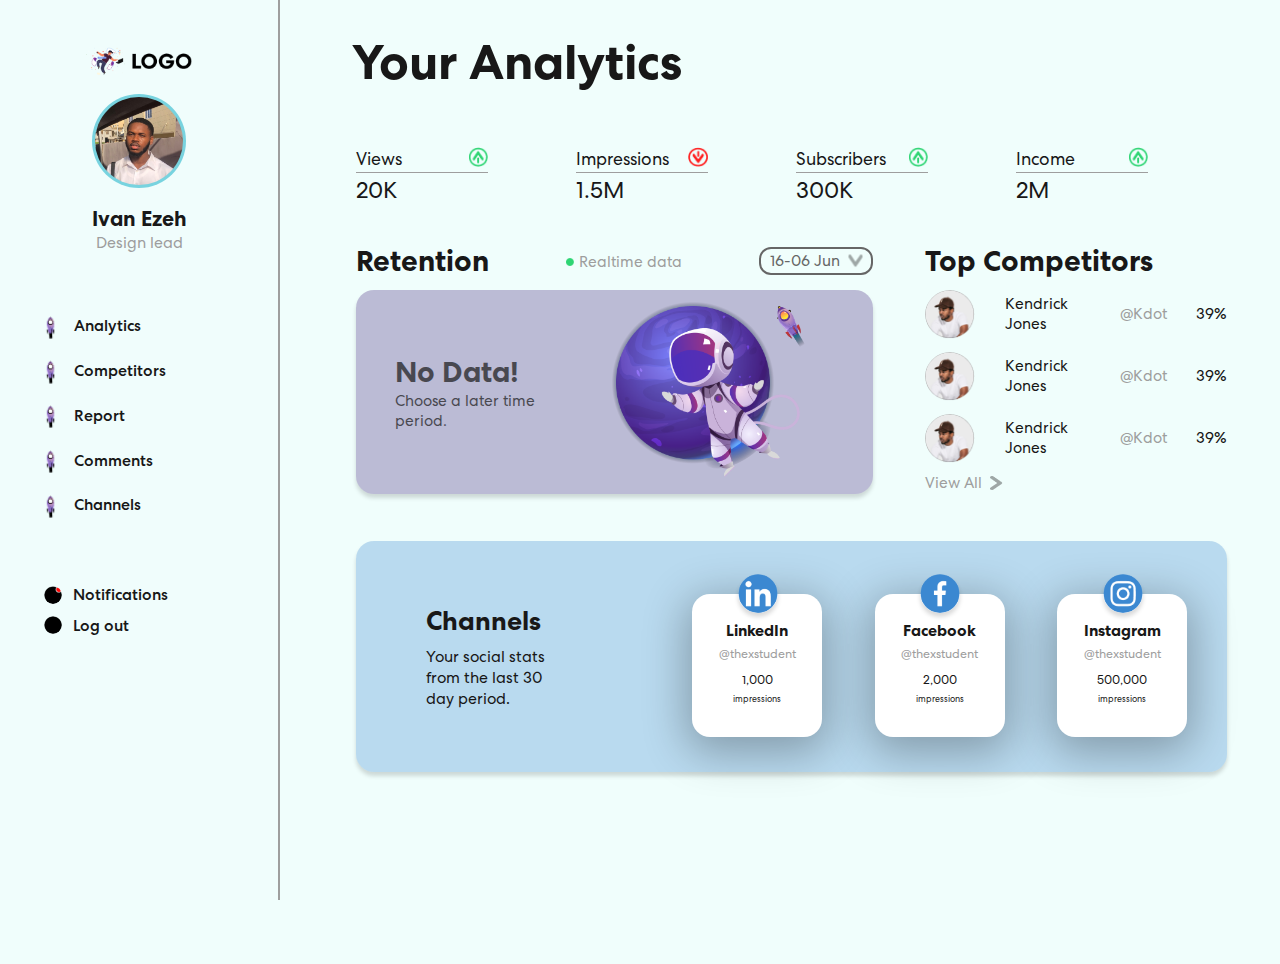
<file: Analytics/index.html>
<html lang="en">
  <head>
    <meta charset="UTF-8" />
    <meta name="viewport" content="width=device-width, initial-scale=1.0" />
    <title>Analytics</title>
    <link rel="stylesheet" href="stylish/index.css" />
  </head>
  <body>
    <div class="mainBody">
      <section class="navigation">
        <div class="container">
          <div class="logo"><img src="./resources/Logogogogo.png" alt=""></div>
          <div class="topNav">
            <div class="profilepic">
              <img
                class="ivanface"
                src="./resources/img/Ivan Face.jpeg"
                alt="ivan head"
              />
            </div>
            <div class="profileDetails">
              <span class="Name">Ivan Ezeh</span>
              <span class="Role">Design lead</span>
            </div>
          </div>
          <div class="middleNav">
            <ul>
              <li>
                <span
                  ><img
                    src="./resources/tiny rocket.png"
                    class="ivanhead"
                  />Analytics</span
                >
                <div class=""></div>
              </li>
              <li>
                <span
                  ><img
                    src="./resources/tiny rocket.png"
                    class="ivanhead"
                  />Competitors</span
                >
                <div class=""></div>
              </li>
              <li>
                <span
                  ><img
                    src="./resources/tiny rocket.png"
                    class="ivanhead"
                  />Report</span
                >
                <div class=""></div>
              </li>
              <li>
                <span
                  ><img
                    src="./resources/tiny rocket.png"
                    class="ivanhead"
                  />Comments</span
                >
                <div class=""></div>
              </li>
              <li>
                <span
                  ><img
                    src="./resources/tiny rocket.png"
                    class="ivanhead"
                  />Channels</span
                >
                <div class=""></div>
              </li>
            </ul>
          </div>
          <div class="bottomNav">
            <ul>
              <li>
                <span
                  ><img
                    src="./resources/notification circle.png"
                    class="ivanhead"
                  />Notifications</span
                >
              </li>
              <li>
                <span
                  ><img
                    src="./resources/black circle.png"
                    class="ivanhead"
                  />Log out</span
                >
              </li>
            </ul>
          </div>
        </div>
      </section>

      <section class="dashboard">
        <div class="container">
          <div class="titleBlock">
            <h1>Your Analytics</h1>
          </div>

          <div class="contain">
            <div class="statBlock">
              <div class="block">
                <div class="ho">
                  <span>Views</span
                  ><img
                    src="./resources/green arrow.png"
                    class="arrow"
                    alt="hm"
                  />
                </div>
                <div class="hm">20K</div>
              </div>
              <div class="block">
                <div class="ho">
                  <span>Impressions</span
                  ><img
                    src="./resources/red arrow.png"
                    class="arrow"
                    alt="hm"
                  />
                </div>
                <div class="hm">1.5M</div>
              </div>
              <div class="block">
                <div class="ho">
                  <span>Subscribers</span
                  ><img
                    src="./resources/green arrow.png"
                    class="arrow"
                    alt="hm"
                  />
                </div>
                <div class="hm">300K</div>
              </div>
              <div class="block">
                <div class="ho">
                  <span>Income</span
                  ><img
                    src="./resources/green arrow.png"
                    class="arrow"
                    alt="hm"
                  />
                </div>
                <div class="hm">2M</div>
              </div>
            </div>

            <div class="extraDataBlock">
              <section class="retention">
                <div class="head">
                  <h2>Retention</h2>
                  <span><img src="./resources/green circle.png"/> Realtime data</span>
                  <div class="timeperiod">16-06 Jun<img src="./resources/View all arrow.png" /></div>
                </div>
                <div class="megan">
                  <div class="left">
                    <h2>No Data!</h2>
                    <span>Choose a later time period.</span>
                  </div>
                  <div class="right">
                    <img src="./resources/astronaut.png" alt="takeoff" />
                  </div>
                </div>
              </section>
              <section class="Competitors">
                <h2 class="Top">Top Competitors</h2>
                <ul class="competi">
                  <li>
                    <img
                      class="picpic"
                      src="./resources/Kendrick little head.png"
                      alt="kdot"
                    />
                    <span class="bold">Kendrick Jones</span>
                    <span class="hollow">@Kdot</span>
                    <span class="bold">39%</span>
                  </li>
                  <li>
                    <img
                      class="picpic"
                      src="./resources/Kendrick little head.png"
                      alt="kdot"
                    />
                    <span class="bold">Kendrick Jones</span>
                    <span class="hollow">@Kdot</span>
                    <span class="bold">39%</span>
                  </li>
                  <li>
                    <img
                      class="picpic"
                      src="./resources/Kendrick little head.png"
                      alt="kdot"
                    />
                    <span class="bold">Kendrick Jones</span>
                    <span class="hollow">@Kdot</span>
                    <span class="bold">39%</span>
                  </li>
                </ul>
                <span class="hollo hollow">View All <img src="./resources/View all arrow.png" /></span>
              </section>
            </div>

            <div class="socialStatsBlock">
              <div class="doubleC">
                <h2>Channels</h2>
                <span>Your social stats from the last 30 day period.</span>
              </div>
              <div class="themstats">
                <ul>
                  <li>
                    <div class="card">
                      <img
                        src="./resources/LinkedIn.png"
                        alt="social image"
                      />
                      <h4>LinkedIn</h4>
                      <span class="hollow">@thexstudent</span>
                      <span class="figure">1,000</span>
                      <span class="tiny">impressions</span>
                    </div>
                  </li>
                  <li>
                    <div class="card">
                      <img
                        src="./resources/facebook.png"
                        alt="social image"
                      />
                      <h4>Facebook</h4>
                      <span class="hollow">@thexstudent</span>
                      <span class="figure">2,000</span>
                      <span class="tiny">impressions</span>
                    </div>
                  </li>
                  <li>
                    <div class="card">
                      <img
                        src="./resources/instagram.png"
                        alt="social image"
                      />
                      <h4>Instagram</h4>
                      <span class="hollow">@thexstudent</span>
                      <span class="figure">500,000</span>
                      <span class="tiny">impressions</span>
                    </div>
                  </li>
                </ul>
              </div>
            </div>
          </div>
        </div>
      </section>
    </div>
  </body>
</html>
</file>
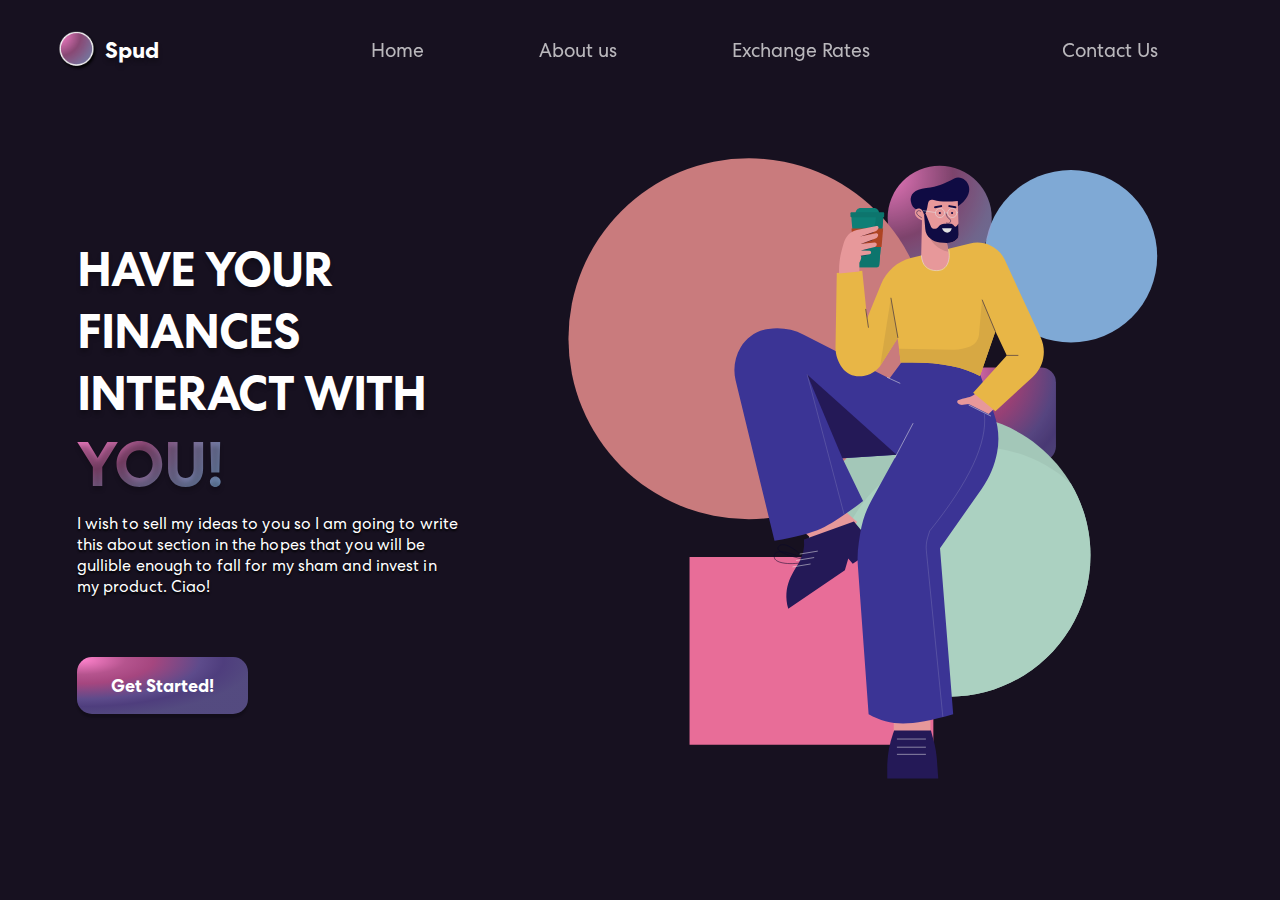
<file: camp.html>
<html lang="en">
  <head>
    <meta charset="UTF-8" />
    <meta http-equiv="X-UA-Compatible" content="IE=edge" />
    <meta name="viewport" content="width=device-width, initial-scale=1.0" />
    <title>Camp</title>
    <link rel="stylesheet" href="styles/camp.css" />
  </head>
  <body>
    <nav class="navigate">
      <div class="container">
        <div class="logo-container">
          <span class="in-cont">
            <img src="resources/Ellipse 1.png" alt="circle logo" />
            Spud
          </span>
        </div>
        <svg
        class="bubble-open"
          width="49"
          height="16"
          viewBox="0 0 49 16"
          fill="none"
          xmlns="http://www.w3.org/2000/svg"
        >
          <rect width="44" height="2.5" rx="1.5" fill="#D9D9D9" />
          <rect y="13" width="44" height="2.5" rx="1.5" fill="#D9D9D9" />
        </svg>
        <div id="nav-bubble" class="nav-bubbleClose">
          <div class="innerbubble">
            <svg
            class="bubble-close"
              width="44"
              height="33"
              viewBox="0 0 49 37"
              fill="none"
              xmlns="http://www.w3.org/2000/svg"
            >
              <rect
                x="8.01123"
                width="49"
                height="3"
                rx="1.5"
                transform="rotate(42.0982 8.01123 0)"
                fill="#D9D9D9"
              />
              <rect
                x="6.22681"
                y="34.8887"
                width="49"
                height="3"
                rx="1.5"
                transform="rotate(-45.3915 6.22681 34.8887)"
                fill="#D9D9D9"
              />
            </svg>
            <div class="nav-options">
              <ul class="nav-guys">
                <li><a><span> Home </span></a></li>
                <li><a><span> About us </span></a></li>
                <li><a><span> Exchange Rates </span></a></li>
              </ul>
            </div>
            <span class="contact-us">Contact Us</span>
          </div>
        </div>
      </div>
    </nav>

    <section class="Body-section">
      <div class="container">
        <div class="left">
          <h1>
            HAVE YOUR FINANCES INTERACT WITH <br><span class="you">YOU!</span>
          </h1>
          <p class="about">
            I wish to sell my ideas to you so
            I am going to write this about section in the hopes that you will be
            gullible enough to fall for my sham and invest in my product.
            Ciao!
          </p>
          <button class="booton">Get Started!</button>
        </div>
        <div class="right">
          <svg class="mainlogo" width="704" height="704" viewBox="0 0 704 704" fill="none" xmlns="http://www.w3.org/2000/svg">
            <rect x="429" y="234" width="100" height="100" rx="16" fill="url(#paint0_radial_2_185)"/>
            <circle cx="545" cy="115.5" r="92" fill="#8BBAE9"/>
            <circle cx="405" cy="74.5" r="55.5" fill="url(#paint1_radial_2_185)"/>
            <circle cx="201.5" cy="203.5" r="192.5" fill="#DD8788"/>
            <path d="M415.107 585.277C498.343 585.277 565.819 517.801 565.819 434.565C565.819 351.329 498.343 283.853 415.107 283.853C331.87 283.853 264.394 351.329 264.394 434.565C264.394 517.801 331.87 585.277 415.107 585.277Z" fill="#B3DBC9"/>
            <path fill-rule="evenodd" clip-rule="evenodd" d="M443.407 318.687C482.522 318.687 518.172 333.612 544.98 358.054C558.244 380.47 565.819 406.63 565.819 434.565C565.819 517.806 498.348 585.277 415.107 585.277C375.992 585.277 340.342 570.353 313.533 545.91C300.27 523.494 292.695 497.334 292.695 469.399C292.695 386.158 360.166 318.687 443.407 318.687Z" fill="#BCE6D3"/>
            <path d="M398.239 436.198H138.181V636.416H398.239V436.198Z" fill="#FF77A5"/>
            <path d="M286.394 432.976L316.976 399.01L288.681 373.534L258.099 407.501L286.394 432.976Z" fill="#FEA7A8"/>
            <path d="M259.576 435.816C246.195 424.032 237.479 420.391 233.348 424.887C229.217 429.383 239.693 434.377 264.677 439.881C239.371 428.472 227.361 427.521 228.684 437.071C229.323 441.645 240.94 445.719 262.685 441.625" stroke="#09072B" stroke-width="0.5632"/>
            <path fill-rule="evenodd" clip-rule="evenodd" d="M313.529 398.522L260.217 417.523C261.075 425.993 259.415 434.003 255.221 441.492C248.921 452.734 236.744 467.179 243.486 491.555L303.862 450.525L307.489 437.85L312.232 443.501L337.295 426.845L313.529 398.522Z" fill="#261A5E"/>
            <path d="M274.968 429.983L255.682 433.152" stroke="white" stroke-width="0.5632"/>
            <path d="M271.13 436.843L251.862 440.034" stroke="white" stroke-width="0.5632"/>
            <path d="M267.292 443.703L248.024 446.894" stroke="white" stroke-width="0.5632"/>
            <path d="M395.162 598.344H355.991V636.416H395.162V598.344Z" fill="#FEA7A8"/>
            <path fill-rule="evenodd" clip-rule="evenodd" d="M356.414 621.435L355.287 624.617C351.148 636.303 349.036 648.581 349.036 660.971V672.573H403.441L402.061 652.918C401.554 645.85 400.372 638.838 398.513 631.967L395.641 621.435H356.414Z" fill="#261A5E"/>
            <path d="M359.371 646.751H390.29" stroke="white" stroke-width="0.5632"/>
            <path d="M359.371 639.147H390.29" stroke="white" stroke-width="0.5632"/>
            <path d="M359.371 630.446H390.29" stroke="white" stroke-width="0.5632"/>
            <path fill-rule="evenodd" clip-rule="evenodd" d="M448.195 241.591L463.148 283.943C467.766 297.066 468.836 311.174 466.245 324.832C463.626 338.574 458.135 351.612 450.109 363.073L405.335 427.053L419.415 603.954C396.408 610.543 378.583 613.838 365.939 613.838C353.295 613.838 341.046 610.543 329.19 603.954L317.701 445.357C317.11 437.021 317.448 428.658 318.771 420.407L320.292 410.776C322.263 398.358 326.374 386.361 332.457 375.351L359.012 327.169L301.256 330.802L323.277 376.505C304.212 391.233 289.372 400.976 278.7 405.792C268.027 410.579 251.384 414.972 228.8 418.971L187.348 247.927C184.42 235.846 186.391 223.118 192.783 212.502C199.119 201.998 209.792 194.845 221.929 193.043L222.464 192.959C235.277 191.044 248.371 193.184 259.917 199.069L351.437 245.843L365.911 226.384C387.82 216.979 403.533 213.149 413.051 214.895C422.569 216.669 434.284 225.54 448.195 241.591Z" fill="#3F38A2"/>
            <path fill-rule="evenodd" clip-rule="evenodd" d="M263.662 241.535L301.256 330.802L359.012 327.113L263.662 241.535Z" fill="#261A5E"/>
            <path d="M376.668 293.518L357.013 330.802" stroke="white" stroke-width="0.5632"/>
            <path d="M348.79 244.576L362.926 251.081" stroke="white" stroke-width="0.5632"/>
            <path d="M435.832 274.116L459.628 285.887" stroke="white" stroke-width="0.5632"/>
            <path opacity="0.3" d="M408.376 606.77L390.776 429.559C390.298 424.8 390.776 419.984 392.184 415.423L394.325 408.495C436.508 356.174 455.967 314.553 452.672 283.662" stroke="white" stroke-width="0.5632"/>
            <path opacity="0.3" d="M303.058 390.811L263.662 241.535" stroke="white" stroke-width="0.5632"/>
            <path fill-rule="evenodd" clip-rule="evenodd" d="M474.44 267.182L457.262 283.656L435.832 273.039L429.975 273.969C427.948 274.278 425.892 273.687 424.371 272.335C423.526 271.603 423.442 270.308 424.202 269.463C424.399 269.238 424.653 269.041 424.934 268.928L425.498 268.675C427.863 267.689 430.313 266.957 432.847 266.534L434.452 266.253C437.972 265.661 441.183 263.944 443.633 261.381L453.432 251.046L474.44 267.182Z" fill="#FEA7A8"/>
            <path fill-rule="evenodd" clip-rule="evenodd" d="M355.041 127.452C349.522 132.324 345.213 138.435 342.454 145.249L327.613 181.688L322.404 130.803L295.229 133.366L293.878 212.157C293.737 220.211 296.3 228.096 301.171 234.545C305.846 240.74 313.336 244.091 321.08 243.443L322.038 243.359C330.458 242.655 338.033 238.036 342.51 230.884L360.166 202.724L363.433 228.913C400.717 227.533 428.905 232.32 447.969 243.302L464.443 195.515L476.58 221.225L440.704 261.071L464.415 280.783L504.261 244.288C509.949 239.078 513.864 232.179 515.384 224.604C516.905 217.029 515.976 209.172 512.737 202.161L474.299 119.032C471.201 112.302 465.766 106.924 459.008 103.882C452.221 100.813 444.618 100.109 437.381 101.883L374.246 117.343C367.15 119.117 360.532 122.58 355.041 127.452Z" fill="#FFC84B"/>
            <path fill-rule="evenodd" clip-rule="evenodd" d="M450.222 161.807L467.231 201.513L464.415 195.543L447.941 243.331C429.074 232.461 401.252 227.645 364.531 228.884L363.405 228.913L361.603 214.438L361.715 214.1L419.697 215.086C425.807 215.199 431.862 214.044 437.522 211.763C442.788 209.623 446.421 204.695 446.927 199.035L450.222 161.807Z" fill="#ECB947"/>
            <path fill-rule="evenodd" clip-rule="evenodd" d="M310.935 71.6954H344.671V76.1447L340.475 125.199C340.391 126.326 339.433 127.199 338.307 127.199H317.3C316.173 127.199 315.216 126.326 315.131 125.199L310.935 76.1447V71.6954Z" fill="#0E8B80"/>
            <path fill-rule="evenodd" clip-rule="evenodd" d="M344.671 72.2305V76.1447L340.475 125.199C340.391 126.326 339.433 127.199 338.307 127.199H317.3C316.173 127.199 315.216 126.326 315.131 125.199L313.442 105.403C315.272 103.15 317.469 101.235 320.059 99.7428L320.594 99.433C331.802 93.2097 337.237 84.3111 336.927 72.7373L336.899 72.2305H344.671Z" fill="#0C8076"/>
            <path fill-rule="evenodd" clip-rule="evenodd" d="M320.735 64.064H334.871C337.885 64.064 340.306 66.514 340.306 69.4989H315.272C315.3 66.514 317.75 64.064 320.735 64.064Z" fill="#0E8B80"/>
            <path fill-rule="evenodd" clip-rule="evenodd" d="M310.935 68.4288H344.671C345.262 68.4288 345.769 68.9076 345.769 69.5271V72.7936C345.769 73.385 345.291 73.8919 344.671 73.8919H310.935C310.344 73.8919 309.837 73.4132 309.837 72.7936V69.5271C309.865 68.9076 310.344 68.4288 310.935 68.4288Z" fill="#0C8076"/>
            <path fill-rule="evenodd" clip-rule="evenodd" d="M310.935 85.9162H344.671L343.01 105.628H312.625L310.935 85.9162Z" fill="#BF4A24"/>
            <path d="M334.21 89.8326L316.91 95.4633" stroke="#0F0B47" stroke-width="0.5632"/>
            <path d="M333.525 97.7714L318.589 103.046" stroke="#0F0B47" stroke-width="0.5632"/>
            <path d="M330.367 106.944L319.806 109.659" stroke="#0F0B47" stroke-width="0.5632"/>
            <path d="M326.849 113.917L319.554 115.137" stroke="#0F0B47" stroke-width="0.5632"/>
            <path fill-rule="evenodd" clip-rule="evenodd" d="M300.92 107.361L302.664 101.314C303.648 97.9499 305.381 94.8684 307.762 92.2906C310.109 89.7653 313.21 88.04 316.612 87.3437L337.655 83.1285C338.615 82.9321 339.536 83.5707 339.719 84.5059C339.786 84.7921 339.767 85.096 339.67 85.3794C339.109 87.1667 337.718 88.5875 335.936 89.1613L320.105 94.4641L337.058 91.0494C338.105 90.8352 339.118 91.5188 339.318 92.5413C339.367 92.7402 339.354 92.9428 339.341 93.1454C339.135 94.7601 338.055 96.0991 336.524 96.6578L320.563 102.297L335.673 100.759C336.776 100.642 337.758 101.441 337.874 102.544C337.878 102.607 337.882 102.67 337.9 102.757C337.902 104.057 337.013 105.22 335.733 105.537L320.874 109.368L330.18 109.718C331.116 109.763 331.843 110.514 331.861 111.446C331.893 112.403 331.198 113.227 330.273 113.371L320.689 114.905C321.816 116.238 321.348 118.751 319.315 122.494L319.318 131.792L297.696 133.935L297.693 130.1C297.711 122.416 298.791 114.769 300.92 107.361Z" fill="#FEA7A8"/>
            <path fill-rule="evenodd" clip-rule="evenodd" d="M380.998 65.8944C377.196 64.4864 374.943 61.4451 374.211 56.8269C373.141 49.8714 377.618 44.0986 390.6 42.6061C403.582 41.1136 409.298 38.1005 420.534 32.4403C431.77 26.7802 448.582 46.2106 423.688 62.7405C407.102 73.7792 395.303 79.2704 388.319 79.2422L380.998 65.8944Z" fill="#0F0B47"/>
            <path fill-rule="evenodd" clip-rule="evenodd" d="M424.308 56.5171C413.438 57.6435 404.905 57.3056 398.738 55.5315C389.474 52.8845 394.514 64.4864 388.404 71.8643C387.474 66.6266 385.334 64.1485 381.983 64.4583C376.971 64.937 376.548 74.0608 386.123 77.1021L385.278 114.386C385.081 123.228 392.093 130.578 400.935 130.775C401.047 130.775 401.188 130.775 401.301 130.775C408.96 130.775 415.184 124.552 415.184 116.892C415.184 116.132 415.127 115.343 414.987 114.583L412.762 101.32L415.55 101.01C418.056 100.728 420.421 99.7427 422.393 98.1658C424.308 96.6733 425.378 94.336 425.321 91.9143L424.308 56.5171Z" fill="#FEA7A8"/>
            <path d="M405.159 70.4C405.765 70.4 406.257 69.9083 406.257 69.3018C406.257 68.6952 405.765 68.2035 405.159 68.2035C404.552 68.2035 404.061 68.6952 404.061 69.3018C404.061 69.9083 404.552 70.4 405.159 70.4Z" fill="#0F0B47"/>
            <path fill-rule="evenodd" clip-rule="evenodd" d="M406.341 60.9383L399.808 62.2336C399.273 62.3463 398.907 62.8531 399.02 63.4163C399.02 63.4163 399.02 63.4163 399.02 63.4445C399.133 64.0077 399.668 64.3456 400.231 64.233L406.792 62.9658C407.327 62.8531 407.693 62.3463 407.581 61.7831C407.581 61.7831 407.581 61.7831 407.581 61.7549C407.44 61.1917 406.905 60.8256 406.341 60.9383Z" fill="#0F0B47"/>
            <path d="M418.225 70.4C418.832 70.4 419.323 69.9083 419.323 69.3018C419.323 68.6952 418.832 68.2035 418.225 68.2035C417.618 68.2035 417.127 68.6952 417.127 69.3018C417.127 69.9083 417.618 70.4 418.225 70.4Z" fill="#0F0B47"/>
            <path fill-rule="evenodd" clip-rule="evenodd" d="M415.465 60.9383L422.027 62.2055C422.562 62.3181 422.928 62.825 422.815 63.3882C422.815 63.3882 422.815 63.3882 422.815 63.4164C422.702 63.9796 422.167 64.3175 421.604 64.2048L415.043 62.9376C414.508 62.825 414.142 62.3181 414.254 61.7549C414.254 61.7549 414.254 61.7549 414.254 61.7268C414.367 61.1917 414.902 60.8256 415.465 60.9383Z" fill="#0F0B47"/>
            <path fill-rule="evenodd" clip-rule="evenodd" d="M390.6 86.7328L419.52 92.9562C420.928 94.5332 422.167 96.0256 423.209 97.4055C422.956 97.6871 422.674 97.9405 422.365 98.194C420.506 99.6583 418.281 100.616 415.944 100.982L415.493 101.038L412.706 101.348L414.283 110.781C402.455 108.303 394.599 100.447 390.713 87.2679L390.6 86.7328Z" fill="#E19394"/>
            <path fill-rule="evenodd" clip-rule="evenodd" d="M389.924 69.5271L395.641 83.776C396.232 85.2685 397.668 86.2541 399.273 86.2541C400.963 86.2541 402.54 85.4938 403.582 84.1703L404.117 83.4944C405.497 81.7485 407.609 80.7347 409.833 80.7347H416.451C417.887 80.7347 419.239 81.4387 420.055 82.6215L420.731 83.5789C421.069 84.0858 421.773 84.2266 422.28 83.8605C422.9 83.4381 423.406 82.9031 423.829 82.2835L424.955 80.5376L425.265 91.9424C425.321 94.2797 424.336 96.4762 422.59 97.9968L422.365 98.1939C420.506 99.6583 418.281 100.616 415.944 100.982L415.493 101.038L412.762 101.348L405.328 100.813C401.385 100.531 397.64 98.9543 394.683 96.3635C391.755 93.801 389.924 90.1683 389.614 86.2823L388.404 71.8362C389.023 71.104 389.502 70.3155 389.924 69.5271Z" fill="#0F0B47"/>
            <path d="M384.799 67.5277C382.715 66.3731 381.307 66.6266 380.631 68.3443C379.927 70.0339 381.561 72.0051 385.503 74.2016" stroke="#0F0B47" stroke-width="0.5632" stroke-linecap="round"/>
            <path d="M411.664 69.3018L412.677 72.512C413.072 73.8074 414.001 74.8493 415.212 75.4407C416.31 75.9757 416.902 77.2147 416.592 78.3975L416.564 78.4819C416.254 79.6928 415.071 80.5095 413.832 80.3405L412.142 80.1152" stroke="#0F0B47" stroke-width="0.5632" stroke-linecap="round"/>
            <path fill-rule="evenodd" clip-rule="evenodd" d="M407.496 85.6346H417.859C417.127 88.7603 415.522 90.3091 413.072 90.3091C410.622 90.3091 408.735 88.7603 407.496 85.6346Z" fill="#F9F9F9"/>
            <path d="M405.334 74.2074C408.04 74.2074 410.234 72.0137 410.234 69.3076C410.234 66.6015 408.04 64.4077 405.334 64.4077C402.628 64.4077 400.434 66.6015 400.434 69.3076C400.434 72.0137 402.628 74.2074 405.334 74.2074Z" stroke="#F9F9F9" stroke-width="0.5632"/>
            <path d="M418.372 74.2074C421.078 74.2074 423.272 72.0137 423.272 69.3076C423.272 66.6015 421.078 64.4077 418.372 64.4077C415.666 64.4077 413.472 66.6015 413.472 69.3076C413.472 72.0137 415.666 74.2074 418.372 74.2074Z" stroke="#F9F9F9" stroke-width="0.5632"/>
            <path d="M400.462 68.857L387.255 66.8295" stroke="#F9F9F9" stroke-width="0.5632"/>
            <path d="M410.459 69.3076H413.669" stroke="#F9F9F9" stroke-width="0.5632"/>
            <path d="M423.215 69.3076L424.68 68.2375" stroke="#F9F9F9" stroke-width="0.5632"/>
            <path d="M385.482 114.527C386.299 125.368 391.79 130.803 401.928 130.803C417.134 130.803 415.867 110.979 414.403 108.303" stroke="white" stroke-width="0.5632"/>
            <path fill-rule="evenodd" clip-rule="evenodd" d="M360.476 202.555L352.957 159.78L341.609 232.067L360.476 202.555Z" fill="#ECB947"/>
            <path d="M450.222 161.807L464.471 195.909" stroke="#0F0B47" stroke-width="0.5632"/>
            <path d="M476.552 221.225H488.886" stroke="#0F0B47" stroke-width="0.5632"/>
            <path d="M326.065 171.635L329.05 191.657" stroke="#0F0B47" stroke-width="0.5632"/>
            <path d="M352.957 159.78L360.476 202.555" stroke="#0F0B47" stroke-width="0.5632"/>
            <defs>
            <radialGradient id="paint0_radial_2_185" cx="0" cy="0" r="1" gradientUnits="userSpaceOnUse" gradientTransform="translate(431.072 238.592) rotate(43.9641) scale(142.726 140.278)">
            <stop offset="0.00508405" stop-color="#FF83CD"/>
            <stop offset="0.25771" stop-color="#B5548E"/>
            <stop offset="0.416311" stop-color="#A5467F"/>
            <stop offset="0.684407" stop-color="#5D4B8B"/>
            <stop offset="0.814648" stop-color="#4F3E7E" stop-opacity="0.991933"/>
            <stop offset="1" stop-color="#625896" stop-opacity="0.81"/>
            </radialGradient>
            <radialGradient id="paint1_radial_2_185" cx="0" cy="0" r="1" gradientUnits="userSpaceOnUse" gradientTransform="translate(349.5 27.88) rotate(37.6304) scale(167.255)">
            <stop stop-color="#FF83CD"/>
            <stop offset="0.416311" stop-color="#FF83CD" stop-opacity="0.489983"/>
            <stop offset="0.675334" stop-color="#B6A6DF" stop-opacity="0.622549"/>
            <stop offset="1" stop-color="#8BBAE9" stop-opacity="0.7"/>
            </radialGradient>
            </defs>
            </svg>            
        </div>
      </div>
    </section>

    <section class="footer">
      <div></div>
    </section>
    <script src="./camp.js" defer></script>
  </body>
</html>
</file>
<file: Analytics/stylish/index.css>
@font-face {
  font-family: Centra;
  src: url("../resources/font/CentraNo2-Bold.ttf");
  font-weight: 700;
}
@font-face {
  font-family: Centra;
  src: url("../resources/font/CentraNo2-Medium.ttf");
  font-weight: 500;
}
@font-face {
  font-family: Centra;
  src: url("../resources/font/CentraNo2-Book.ttf");
  font-weight: 400;
}
* {
  font-family: "Centra", sans-serif !important;
  padding: 0;
  margin: 0;
  font-family: Arial, Helvetica, sans-serif;
  z-index: 0;
  text-decoration: none;
  list-style: none;
  color: #181818;
  box-sizing: border-box;
}

body {
  height: 100%;
  width: 100%;
  margin-bottom: 4em;
  background: rgba(66, 236, 222, 0.08);
}

.ivanhead {
  width: 30px;
  border-radius: 50%;
}

.mainBody {
  display: flex;
  height: 100%;
  width: 100%;
}

section {
  padding: 1.7em 2em;
  font-size: 1.1em;
}

.arrow {
  width: 20px;
  height: 20px;
}

.navigation {
  height: 100%;
  border-right: solid 2px #9e9e9e;
  padding-left: 0;
  padding-right: 0;
  z-index: 1001;
  position: fixed;
  background-color: #F0FDFC;
}
.navigation .container {
  text-align: left;
}
.navigation .container .topNav,
.navigation .container .logo {
  text-align: center;
  padding: 0.5em 4.5em;
}
.navigation .container .logo img {
  margin-top: 8px;
  width: 6em;
}
.navigation .container .topNav {
  display: flex;
  align-items: center;
  flex-direction: column;
  margin: 2em 0.7em;
  margin-top: 0;
}
.navigation .container .topNav .profilepic {
  width: -moz-fit-content;
  width: fit-content;
  margin-bottom: 1em;
  padding: 3px;
  background-color: rgb(120, 211, 223);
  border-radius: 50%;
}
.navigation .container .topNav .profilepic .ivanface {
  width: 5em;
  border-radius: 50%;
}
.navigation .container .topNav .profileDetails span {
  display: block;
}
.navigation .container .topNav .profileDetails .Name {
  font-weight: 700;
  font-size: 1.2em;
}
.navigation .container .topNav .profileDetails .Role {
  color: #9e9e9e;
  font-size: 0.9em;
}
.navigation .container .middleNav {
  font-size: 0.9em;
  font-weight: 500;
  margin-top: 3em;
  padding-left: 2.2em;
  margin-bottom: 3em;
}
.navigation .container .middleNav ul li {
  align-items: center;
  margin: 0.8em 0;
}
.navigation .container .middleNav ul li span {
  display: flex;
  align-items: center;
  gap: 9px;
}
.navigation .container .bottomNav {
  margin-top: 4em;
  font-weight: 500;
  padding-left: 2.8em;
  font-size: 0.9em;
}
.navigation .container .bottomNav ul li {
  margin: 0.6em 0;
  align-items: center;
}
.navigation .container .bottomNav ul li span {
  display: flex;
  align-items: center;
  gap: 11px;
}
.navigation .container .bottomNav ul li span img {
  width: 18px;
}

.dashboard {
  margin-left: 17em;
  padding-bottom: 42em;
}
.dashboard h2 {
  font-size: 1.5em;
}
.dashboard span {
  font-size: 1em;
}
.dashboard .container {
  padding: 0 1em;
}
.dashboard .container .titleBlock {
  font-size: 1.4em;
}
.dashboard .container .contain {
  padding-left: 4px;
}
.dashboard .container .contain section {
  padding: 0;
}
.dashboard .container .contain .statBlock {
  margin-top: 3em;
  display: flex;
  gap: 5em;
}
.dashboard .container .contain .statBlock .block {
  width: 7.5em;
}
.dashboard .container .contain .statBlock .block .hm {
  font-size: 1.3em;
  height: -moz-fit-content;
  height: fit-content;
  padding-top: 2px;
}
.dashboard .container .contain .statBlock .block .ho {
  display: flex;
  justify-content: space-between;
  border-bottom: solid 1.2px #9e9e9e;
  padding-bottom: 2px;
  gap: 10px;
}
.dashboard .container .contain .extraDataBlock {
  gap: 3em;
  display: flex;
  margin-top: 2.1em;
}
.dashboard .container .contain .extraDataBlock .retention {
  width: -moz-fit-content;
  width: fit-content;
}
.dashboard .container .contain .extraDataBlock .retention .head {
  width: 100%;
  display: flex;
  justify-content: space-between;
  align-items: baseline;
  gap: 2em;
}
.dashboard .container .contain .extraDataBlock .retention .head span {
  display: flex;
  align-items: center;
  margin-top: 3px;
  font-size: 0.8em;
  color: #9e9e9e;
  align-self: center;
  gap: 5px;
}
.dashboard .container .contain .extraDataBlock .retention .head span img {
  width: 8px;
}
.dashboard .container .contain .extraDataBlock .retention .head .timeperiod {
  display: flex;
  align-items: center;
  gap: 9px;
  align-self: center;
  padding: 2px 9px;
  border-radius: 12px;
  font-size: 0.8em;
  color: #666666;
  border: solid 2px #666666;
}
.dashboard .container .contain .extraDataBlock .retention .head .timeperiod img {
  transform: rotate(90deg);
}
.dashboard .container .contain .extraDataBlock .retention .megan {
  align-items: center;
  margin-top: 10px;
  padding: 0;
  padding-left: 2em;
  display: flex;
  width: 100%;
  background-color: rgba(66, 32, 124, 0.3);
  box-shadow: 0px 4px 4px 0px rgba(0, 0, 0, 0.15);
  border-radius: 18px;
  gap: 0;
}
.dashboard .container .contain .extraDataBlock .retention .megan .left {
  opacity: 0.7;
}
.dashboard .container .contain .extraDataBlock .retention .megan .right {
  margin: 10px 0;
  margin-left: 3em;
  margin-right: 3em;
  width: -moz-fit-content;
  width: fit-content;
}
.dashboard .container .contain .extraDataBlock .retention .megan .right img {
  height: 9.5em;
  border-radius: 2em;
}
.dashboard .container .contain .extraDataBlock .retention .megan span {
  font-size: 0.8em;
}
.dashboard .container .contain .extraDataBlock .Competitors .competi {
  display: flex;
  flex-direction: column;
  margin: 10px 0;
  gap: 13px;
}
.dashboard .container .contain .extraDataBlock .Competitors .competi li {
  font-size: 0.8em;
  display: flex;
  gap: 1.9em;
  align-items: center;
  flex-wrap: nowrap;
}
.dashboard .container .contain .extraDataBlock .Competitors .competi li .picpic {
  border-radius: 50%;
  width: 50px;
}
.dashboard .container .contain .extraDataBlock .Competitors .hollo {
  font-size: 0.8em;
  height: -moz-fit-content;
  height: fit-content;
  display: flex;
  align-items: center;
  margin-top: 10px;
  display: flex;
  gap: 8px;
}
.dashboard .container .contain .socialStatsBlock {
  display: flex;
  margin-top: 2.7em;
  background: rgba(59, 136, 209, 0.3);
  box-shadow: 0px 4px 4px 0px rgba(0, 0, 0, 0.15);
  border-radius: 18px;
  padding: 2em 2em;
  align-items: center;
  gap: 8em;
}
.dashboard .container .contain .socialStatsBlock .doubleC {
  margin-left: 2em;
  max-width: -moz-min-content;
  max-width: min-content;
  display: flex;
  flex-direction: column;
  gap: 0.5em;
}
.dashboard .container .contain .socialStatsBlock .doubleC h2 {
  margin-right: 10px;
}
.dashboard .container .contain .socialStatsBlock .doubleC span {
  font-size: 0.9em;
}
.dashboard .container .contain .socialStatsBlock .themstats ul {
  display: flex;
  justify-content: flex-end;
  align-items: center;
  gap: 3em;
  margin-top: 1em;
}
.dashboard .container .contain .socialStatsBlock .themstats ul li {
  text-align: center;
  align-items: center;
}
.dashboard .container .contain .socialStatsBlock .themstats ul li .card {
  padding: 1.5em 1.5em;
  width: -moz-fit-content;
  width: fit-content;
  background: white;
  border-radius: 18px;
  position: relative;
  box-shadow: 0px 9.5505619049px 43.9325866699px 5.7303371429px rgba(0, 0, 0, 0.29);
}
.dashboard .container .contain .socialStatsBlock .themstats ul li .card img {
  border-radius: 50%;
  width: 40px;
  position: absolute;
  top: -20;
  left: 35%;
  box-shadow: 0px 4px 4px 0px rgba(0, 0, 0, 0.15);
}
.dashboard .container .contain .socialStatsBlock .themstats ul li .card h4 {
  font-size: 0.9em;
}
.dashboard .container .contain .socialStatsBlock .themstats ul li .card .hollow {
  margin-bottom: 10px;
}
.dashboard .container .contain .socialStatsBlock .themstats ul li .card span {
  margin: 5px 0;
  font-size: 0.7em;
  display: block;
}
.dashboard .container .contain .socialStatsBlock .themstats ul li .card .tiny {
  font-size: 0.5em;
}

.hollow {
  color: #9e9e9e;
}/*# sourceMappingURL=index.css.map */
</file>
<file: styles/camp.css>
@font-face {
  font-family: Centra;
  src: url("../resources/font/CentraNo2-Bold.ttf");
  font-weight: 700;
}
@font-face {
  font-family: Centra;
  src: url("../resources/font/CentraNo2-Medium.ttf");
  font-weight: 500;
}
@font-face {
  font-family: Centra;
  src: url("../resources/font/CentraNo2-Book.ttf");
  font-weight: 400;
}
* {
  font-family: "Centra", sans-serif !important;
  color: #fff;
  padding: 0;
  margin: 0;
  font-family: Arial, Helvetica, sans-serif;
  z-index: 0;
  text-decoration: none;
  list-style: none;
}

span {
  cursor: pointer;
}

svg {
  cursor: pointer;
  opacity: 0.7;
}
svg:hover {
  opacity: 1;
}

button {
  cursor: pointer;
}

body {
  background: #171120;
  margin: 0;
  width: 100%;
  box-sizing: border-box;
}

.navigate {
  padding: 1.5em 1.9em;
  box-sizing: border-box;
}
.navigate .container {
  display: flex;
  justify-content: space-between;
  align-items: center;
  z-index: 20000;
  box-sizing: border-box;
}
.navigate .container .logo-container .in-cont {
  display: flex;
  align-items: center;
  font-weight: 600;
  font-size: 1.4em;
  gap: 0.3em;
  align-items: center;
  text-shadow: 0px 4px 4px rgba(0, 0, 0, 0.25);
}
.navigate .container .logo-container .in-cont img {
  width: 1.8em;
}

#nodisplay {
  display: none;
}

.nav-bubbleClose {
  display: none;
}

.innerbubble {
  padding: 2em 2em;
  padding-top: 1.5em;
  text-align: right;
  display: flex;
  flex-direction: column;
  position: absolute;
  right: 0;
  top: 0;
  z-index: 2;
  background: #171120;
  height: 150%;
  width: 60%;
  gap: 20px;
  font-weight: 600;
  font-size: 1.2em;
}
.innerbubble .bubble-close {
  margin-left: 85%;
}
.innerbubble span {
  display: block;
  opacity: 0.7;
}
.innerbubble span:hover {
  opacity: 1;
}
.innerbubble .nav-options {
  display: block;
}
.innerbubble .nav-options .nav-guys li {
  margin: 2em 0;
}

.Body-section {
  margin-top: 3em;
  text-align: center;
  background: none;
}
.Body-section .container {
  text-shadow: 0px 4px 4px rgba(0, 0, 0, 0.25);
  background: none;
  overflow: hidden;
  box-sizing: border-box;
}
.Body-section .container .left {
  display: inline-block;
  padding: 0 2.8em;
  background: none;
  box-sizing: border-box;
}
.Body-section .container .left h1 {
  font-size: 2.5em;
  font-weight: 900;
  letter-spacing: -1;
  margin-bottom: 0.5em;
}
.Body-section .container .left h1 .you {
  margin-top: 10px;
  font-size: 1.4em;
  background-image: radial-gradient(119.33% 119.33% at 0% 8%, #ff83cd 0%, rgba(255, 131, 205, 0.489983) 41.63%, rgba(182, 166, 223, 0.622549) 67.53%, rgba(139, 186, 233, 0.7) 100%);
  -webkit-background-clip: text;
          background-clip: text;
  -webkit-text-fill-color: transparent;
  text-shadow: 0px 4px 4px rgba(0, 0, 0, 0.19);
}
.Body-section .container .left .about {
  text-shadow: 0px 2px 2px rgba(0, 0, 0, 0.9);
  font-size: 0.9em;
  letter-spacing: 0.1;
  line-height: 1.3em;
}
.Body-section .container .left .booton {
  box-sizing: border-box;
  font-weight: 600;
  border: none;
  background-color: blue;
  color: white;
  font-size: 0.95em;
  padding: 0.95em 1.95em;
  box-shadow: 0px 4px 2px rgba(0, 0, 0, 0.2);
  border-radius: 13px;
  margin-top: 3em;
  background: radial-gradient(102.73% 101.22% at 2.07% 4.59%, #ff83cd 0.51%, #b5548e 25.77%, #a5467f 41.63%, #5d4b8b 68.44%, rgba(79, 62, 126, 0.991933) 81.46%, rgba(98, 88, 150, 0.81) 100%);
}
.Body-section .container .right {
  background: none;
  width: 100%;
  z-index: -1;
  position: absolute;
  top: 43%;
  right: -6.5px;
  overflow: hidden;
  box-sizing: border-box;
}
.Body-section .container .right .mainlogo {
  background: transparent;
  width: 590px;
  opacity: 0.3;
}

.footer {
  display: none;
  background: #221930;
}

@media only screen and (min-width: 716px) {
  .navigate {
    padding-left: 3%;
    padding-right: 8%;
    padding-top: 0;
  }
  .navigate .container {
    justify-content: space-evenly;
    gap: 12em;
  }
  .navigate .container .bubble-open {
    display: none;
  }
  .navigate .container #nav-bubble {
    display: block;
  }
  .navigate .container #nav-bubble .innerbubble {
    padding: 0;
    text-align: right;
    display: flex;
    flex-direction: row;
    position: relative;
    z-index: 2;
    background: transparent;
    height: -moz-fit-content;
    height: fit-content;
    width: -moz-fit-content;
    width: fit-content;
    gap: 10em;
    font-weight: 400;
    font-size: 1.2em;
    align-items: center;
  }
  .navigate .container #nav-bubble .innerbubble .bubble-close {
    display: none;
  }
  .navigate .container #nav-bubble .innerbubble span {
    display: block;
  }
  .navigate .container #nav-bubble .innerbubble .nav-options {
    display: block;
  }
  .navigate .container #nav-bubble .innerbubble .nav-options .nav-guys {
    display: flex;
    gap: 6em;
  }
  .navigate .container #nav-bubble .innerbubble .nav-options .nav-guys li {
    margin: 2em 0;
  }
  .Body-section {
    text-align: left;
    margin-top: 0;
    padding-left: 2em;
  }
  .Body-section .container {
    display: flex;
    align-items: start;
    flex-direction: row;
    gap: 3em;
  }
  .Body-section .container .left {
    margin-top: 7em;
    width: 60%;
  }
  .Body-section .container .left h1 {
    font-size: 3em;
    margin-bottom: 0.2em;
  }
  .Body-section .container .left h1 .you {
    margin-top: 5px;
    font-size: 1.3em;
  }
  .Body-section .container .left .about {
    font-size: 1em;
  }
  .Body-section .container .left .booton {
    font-size: 1.1em;
    padding: 0.95em 1.95em;
    box-shadow: 0px 4px 2px rgba(0, 0, 0, 0.2);
    border-radius: 15px;
    margin-top: 3.4em;
    background: radial-gradient(102.73% 101.22% at 2.07% 4.59%, #ff83cd 0.51%, #b5548e 25.77%, #a5467f 41.63%, #5d4b8b 68.44%, rgba(79, 62, 126, 0.991933) 81.46%, rgba(98, 88, 150, 0.81) 100%);
    transition: background-color 0.4s linear;
  }
  .Body-section .container .left .booton:hover {
    background: radial-gradient(4.59% 2.07% at 101.22% 102.73%, rgba(98, 88, 150, 0.81) 100%, rgba(79, 62, 126, 0.991933) 81.46%, #5d4b8b 68.44%, #a5467f 41.63%, #b5548e 25.77%, #ff83cd 0.51%);
  }
  .Body-section .container .right {
    background: none;
    width: 100%;
    z-index: -1;
    position: relative;
    overflow: hidden;
  }
  .Body-section .container .right .mainlogo {
    width: 660px;
    opacity: 0.9;
  }
}/*# sourceMappingURL=camp.css.map */
</file>
